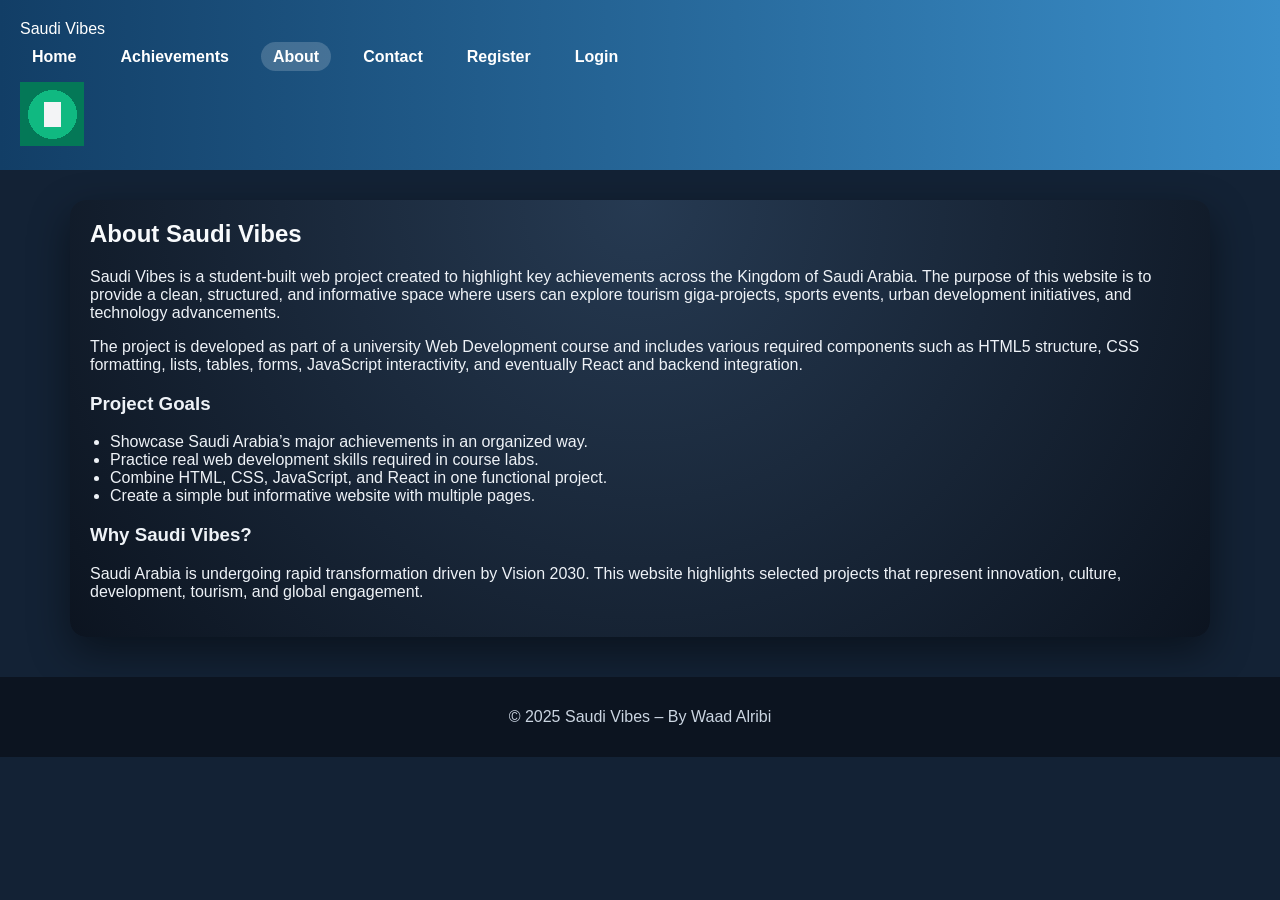
<file: saudi-vibes/about.html>
<!DOCTYPE html>
<html lang="en">
<head>
  <meta charset="UTF-8">
  <title>Saudi Vibes | About</title>
  <meta name="viewport" content="width=device-width, initial-scale=1.0">
  <link rel="stylesheet" href="css/styles.css">
  <link rel="icon" href="images/favicon.png" type="image/png">
</head>
<body>
  <header>
    <div class="header-inner">
      <div class="header-logo">
        <span class="logo-text">Saudi Vibes</span>
      </div>
      <nav>
        <ul>
        <li><a href="index.html">Home</a></li>
        <li><a href="achievements.html">Achievements</a></li>
        <li><a href="about.html" class="active">About</a></li>
        <li><a href="contact.html">Contact</a></li>
        <li><a href="register.html">Register</a></li>
        <li><a href="login.html">Login</a></li>
        </ul>
      </nav>
      <div class="header-icon">
        <img src="images/favicon.png" alt="Saudi Vibes Icon">
      </div>
    </div>
  </header>

  <main>
    <h2>About Saudi Vibes</h2>

    <section>
      <p>
        Saudi Vibes is a student-built web project created to highlight key
        achievements across the Kingdom of Saudi Arabia. The purpose of this
        website is to provide a clean, structured, and informative space
        where users can explore tourism giga-projects, sports events, urban
        development initiatives, and technology advancements.
      </p>

      <p>
        The project is developed as part of a university Web Development
        course and includes various required components such as HTML5
        structure, CSS formatting, lists, tables, forms, JavaScript
        interactivity, and eventually React and backend integration.
      </p>
    </section>

    <section>
      <h3>Project Goals</h3>
      <ul>
        <li>Showcase Saudi Arabia’s major achievements in an organized way.</li>
        <li>Practice real web development skills required in course labs.</li>
        <li>Combine HTML, CSS, JavaScript, and React in one functional project.</li>
        <li>Create a simple but informative website with multiple pages.</li>
      </ul>
    </section>

    <section>
      <h3>Why Saudi Vibes?</h3>
      <p>
        Saudi Arabia is undergoing rapid transformation driven by Vision 2030.
        This website highlights selected projects that represent innovation,
        culture, development, tourism, and global engagement.
      </p>
    </section>
  </main>

  <footer>
    <p>&copy; 2025 Saudi Vibes – By Waad Alribi</p>
  </footer>

  <script src="js/main.js"></script>
</body>
</html>
</file>
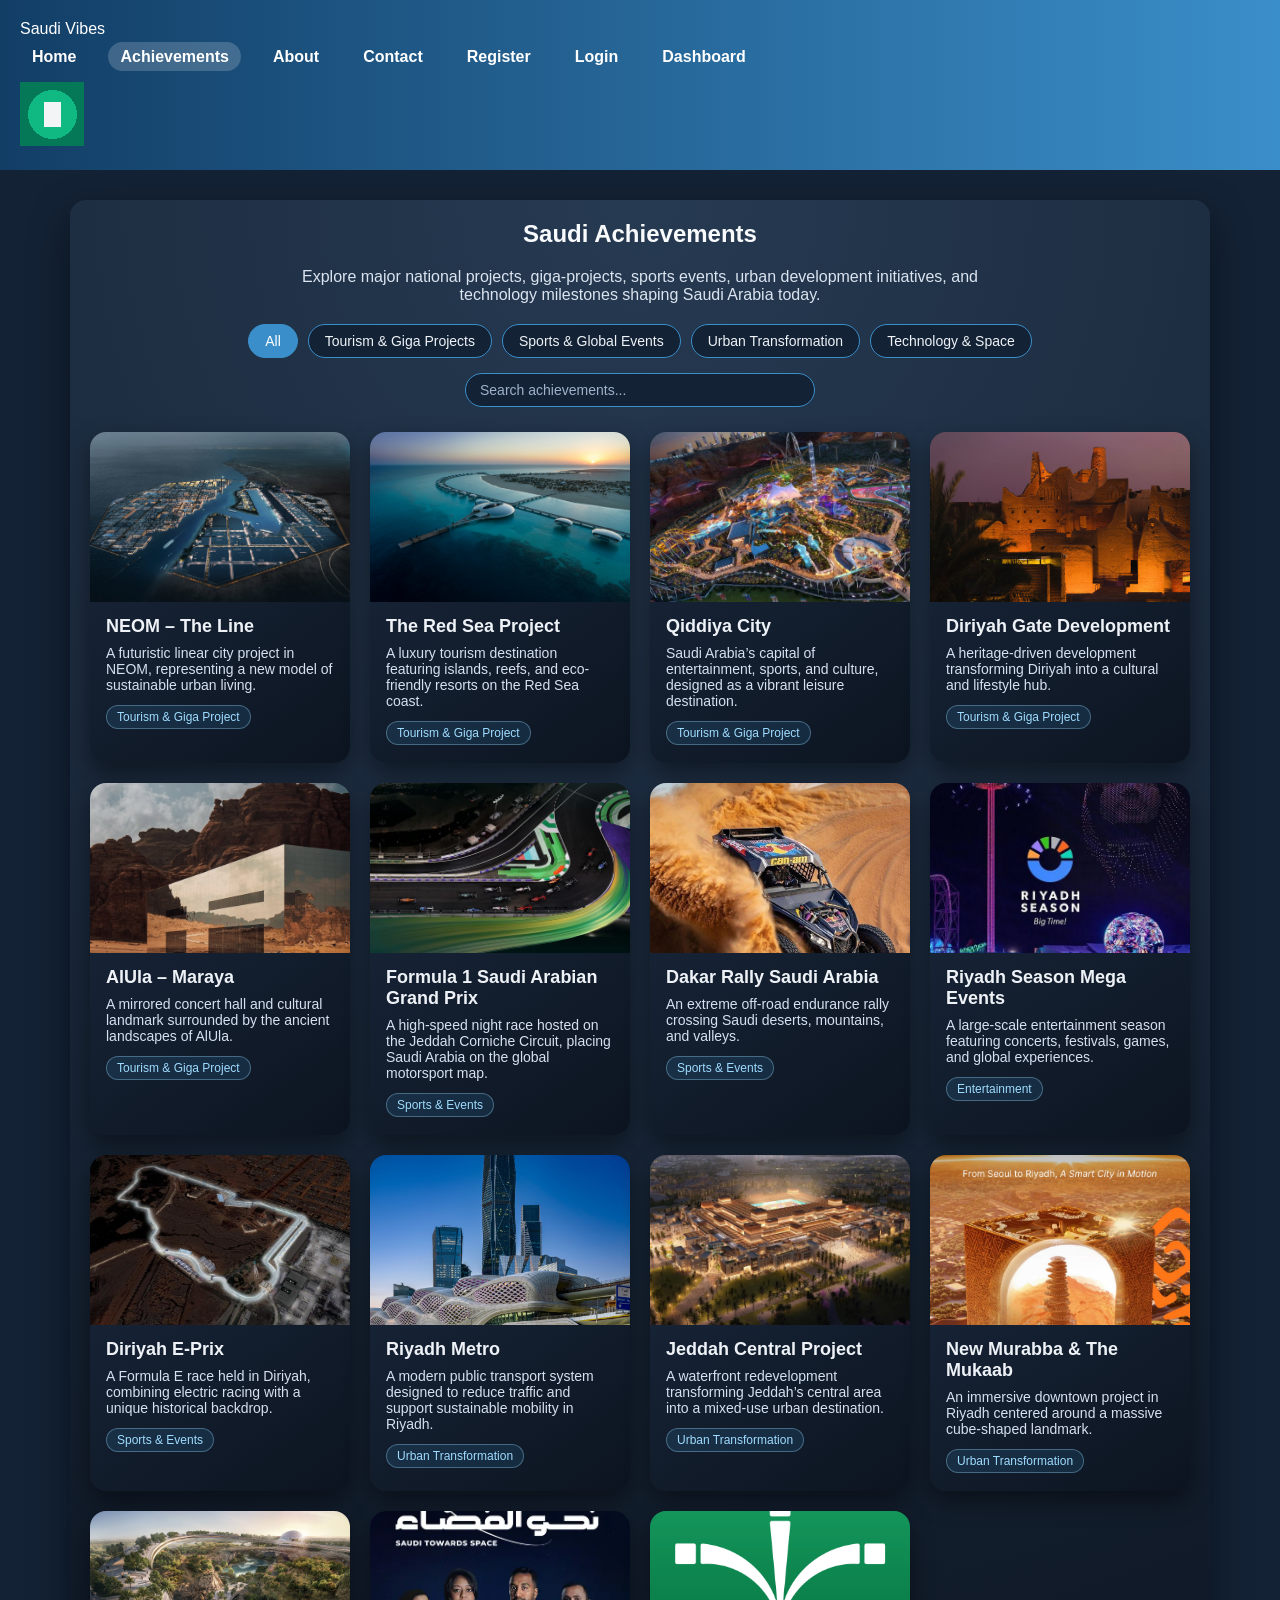
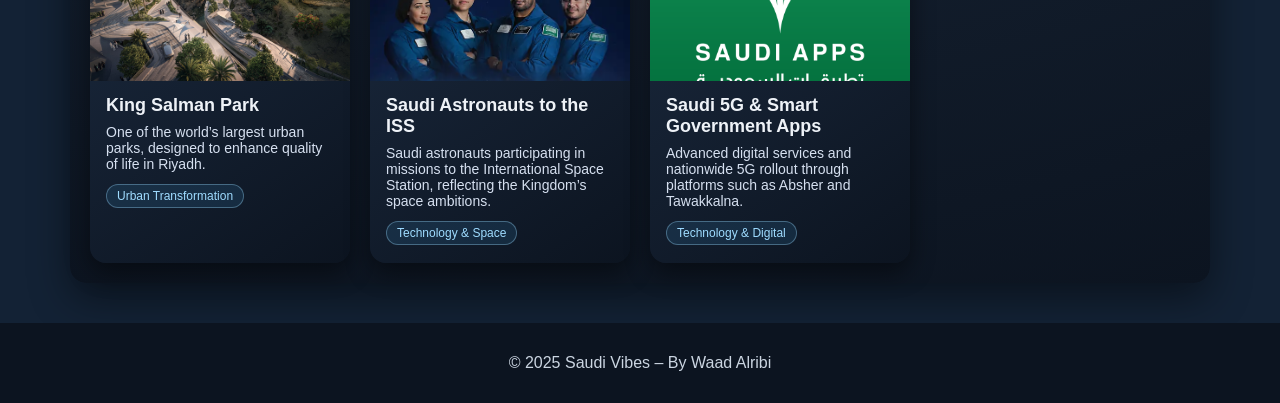
<file: saudi-vibes/achievements.html>
<!DOCTYPE html>
<html lang="en">
<head>
  <meta charset="UTF-8">
  <title>Saudi Vibes | Achievements</title>
  <meta name="viewport" content="width=device-width, initial-scale=1.0">
  <link rel="stylesheet" href="css/styles.css">
  <link rel="icon" href="images/favicon.png" type="image/png">
</head>
<body>
  <header>
    <div class="header-inner">
      <div class="header-logo">
        <span class="logo-text">Saudi Vibes</span>
      </div>
      <nav>
        <ul>
        <li><a href="index.html">Home</a></li>
        <li><a href="achievements.html" class="active">Achievements</a></li>
        <li><a href="about.html">About</a></li>
        <li><a href="contact.html">Contact</a></li>
        <li><a href="register.html">Register</a></li>
        <li><a href="login.html">Login</a></li>
        <li><a href="react-dashboard.html">Dashboard</a></li>
        </ul>
      </nav>
      <div class="header-icon">
        <img src="images/favicon.png" alt="Saudi Vibes Icon">
      </div>
    </div>
  </header>

  <main>
    <section class="achievements-header">
      <h2>Saudi Achievements</h2>
      <p>Explore major national projects, giga-projects, sports events, urban development initiatives, and technology milestones shaping Saudi Arabia today.</p>

      <div class="filters">
        <button class="filter-button active" data-filter="all">All</button>
        <button class="filter-button" data-filter="tourism">Tourism & Giga Projects</button>
        <button class="filter-button" data-filter="sports">Sports & Global Events</button>
        <button class="filter-button" data-filter="urban">Urban Transformation</button>
        <button class="filter-button" data-filter="tech">Technology & Space</button>
      </div>

      <div class="search-box">
        <input type="text" id="search-input" placeholder="Search achievements...">
      </div>
    </section>

    <section class="achievements-grid">
      <article class="achievement-card" data-category="tourism" data-image="images/neom.jpg">
        <img src="images/neom.jpg" alt="NEOM – The Line">
        <div class="card-content">
          <h3>NEOM – The Line</h3>
          <p>A futuristic linear city project in NEOM, representing a new model of sustainable urban living.</p>
          <span class="badge">Tourism & Giga Project</span>
        </div>
      </article>

      <article class="achievement-card" data-category="tourism" data-image="images/red-sea.jpg">
        <img src="images/red-sea.jpg" alt="The Red Sea Project">
        <div class="card-content">
          <h3>The Red Sea Project</h3>
          <p>A luxury tourism destination featuring islands, reefs, and eco-friendly resorts on the Red Sea coast.</p>
          <span class="badge">Tourism & Giga Project</span>
        </div>
      </article>

      <article class="achievement-card" data-category="tourism" data-image="images/qiddiya.jpg">
        <img src="images/qiddiya.jpg" alt="Qiddiya City">
        <div class="card-content">
          <h3>Qiddiya City</h3>
          <p>Saudi Arabia’s capital of entertainment, sports, and culture, designed as a vibrant leisure destination.</p>
          <span class="badge">Tourism & Giga Project</span>
        </div>
      </article>

      <article class="achievement-card" data-category="tourism" data-image="images/diriyah-gate.jpg">
        <img src="images/diriyah-gate.jpg" alt="Diriyah Gate Development">
        <div class="card-content">
          <h3>Diriyah Gate Development</h3>
          <p>A heritage-driven development transforming Diriyah into a cultural and lifestyle hub.</p>
          <span class="badge">Tourism & Giga Project</span>
        </div>
      </article>

      <article class="achievement-card" data-category="tourism" data-image="images/alula-maraya.jpg">
        <img src="images/alula-maraya.jpg" alt="AlUla – Maraya">
        <div class="card-content">
          <h3>AlUla – Maraya</h3>
          <p>A mirrored concert hall and cultural landmark surrounded by the ancient landscapes of AlUla.</p>
          <span class="badge">Tourism & Giga Project</span>
        </div>
      </article>

      <article class="achievement-card" data-category="sports" data-image="images/f1-saudi-gp.jpg">
        <img src="images/f1-saudi-gp.jpg" alt="Formula 1 Saudi Arabian Grand Prix">
        <div class="card-content">
          <h3>Formula 1 Saudi Arabian Grand Prix</h3>
          <p>A high-speed night race hosted on the Jeddah Corniche Circuit, placing Saudi Arabia on the global motorsport map.</p>
          <span class="badge">Sports & Events</span>
        </div>
      </article>

      <article class="achievement-card" data-category="sports" data-image="images/dakar-rally.jpg">
        <img src="images/dakar-rally.jpg" alt="Dakar Rally Saudi Arabia">
        <div class="card-content">
          <h3>Dakar Rally Saudi Arabia</h3>
          <p>An extreme off-road endurance rally crossing Saudi deserts, mountains, and valleys.</p>
          <span class="badge">Sports & Events</span>
        </div>
      </article>

      <article class="achievement-card" data-category="sports" data-image="images/riyadh-season.jpg">
        <img src="images/riyadh-season.jpg" alt="Riyadh Season Mega Events">
        <div class="card-content">
          <h3>Riyadh Season Mega Events</h3>
          <p>A large-scale entertainment season featuring concerts, festivals, games, and global experiences.</p>
          <span class="badge">Entertainment</span>
        </div>
      </article>

      <article class="achievement-card" data-category="sports" data-image="images/diriyah-eprix.jpg">
        <img src="images/diriyah-eprix.jpg" alt="Diriyah E-Prix">
        <div class="card-content">
          <h3>Diriyah E-Prix</h3>
          <p>A Formula E race held in Diriyah, combining electric racing with a unique historical backdrop.</p>
          <span class="badge">Sports & Events</span>
        </div>
      </article>

      <article class="achievement-card" data-category="urban" data-image="images/riyadh-metro.jpg">
        <img src="images/riyadh-metro.jpg" alt="Riyadh Metro">
        <div class="card-content">
          <h3>Riyadh Metro</h3>
          <p>A modern public transport system designed to reduce traffic and support sustainable mobility in Riyadh.</p>
          <span class="badge">Urban Transformation</span>
        </div>
      </article>

      <article class="achievement-card" data-category="urban" data-image="images/jeddah-central.jpg">
        <img src="images/jeddah-central.jpg" alt="Jeddah Central Project">
        <div class="card-content">
          <h3>Jeddah Central Project</h3>
          <p>A waterfront redevelopment transforming Jeddah’s central area into a mixed-use urban destination.</p>
          <span class="badge">Urban Transformation</span>
        </div>
      </article>

      <article class="achievement-card" data-category="urban" data-image="images/new-murabba.jpg">
        <img src="images/new-murabba.jpg" alt="New Murabba & The Mukaab">
        <div class="card-content">
          <h3>New Murabba & The Mukaab</h3>
          <p>An immersive downtown project in Riyadh centered around a massive cube-shaped landmark.</p>
          <span class="badge">Urban Transformation</span>
        </div>
      </article>

      <article class="achievement-card" data-category="urban" data-image="images/king-salman-park.jpg">
        <img src="images/king-salman-park.jpg" alt="King Salman Park">
        <div class="card-content">
          <h3>King Salman Park</h3>
          <p>One of the world’s largest urban parks, designed to enhance quality of life in Riyadh.</p>
          <span class="badge">Urban Transformation</span>
        </div>
      </article>

      <article class="achievement-card" data-category="tech" data-image="images/saudi-astronauts.jpg">
        <img src="images/saudi-astronauts.jpg" alt="Saudi Astronauts to the ISS">
        <div class="card-content">
          <h3>Saudi Astronauts to the ISS</h3>
          <p>Saudi astronauts participating in missions to the International Space Station, reflecting the Kingdom’s space ambitions.</p>
          <span class="badge">Technology & Space</span>
        </div>
      </article>

      <article class="achievement-card" data-category="tech" data-image="images/smart-apps.jpg">
        <img src="images/smart-apps.jpg" alt="Saudi 5G & Smart Government Apps">
        <div class="card-content">
          <h3>Saudi 5G & Smart Government Apps</h3>
          <p>Advanced digital services and nationwide 5G rollout through platforms such as Absher and Tawakkalna.</p>
          <span class="badge">Technology & Digital</span>
        </div>
      </article>
    </section>
  </main>

  <div id="card-modal" class="modal">
    <div class="modal-content">
      <span class="modal-close">&times;</span>
      <img id="modal-image" alt="">
      <h3 id="modal-title"></h3>
      <p id="modal-description"></p>
    </div>
  </div>

  <footer>
    <p>&copy; 2025 Saudi Vibes – By Waad Alribi</p>
  </footer>

  <script src="js/main.js"></script>
</body>
</html>
</file>
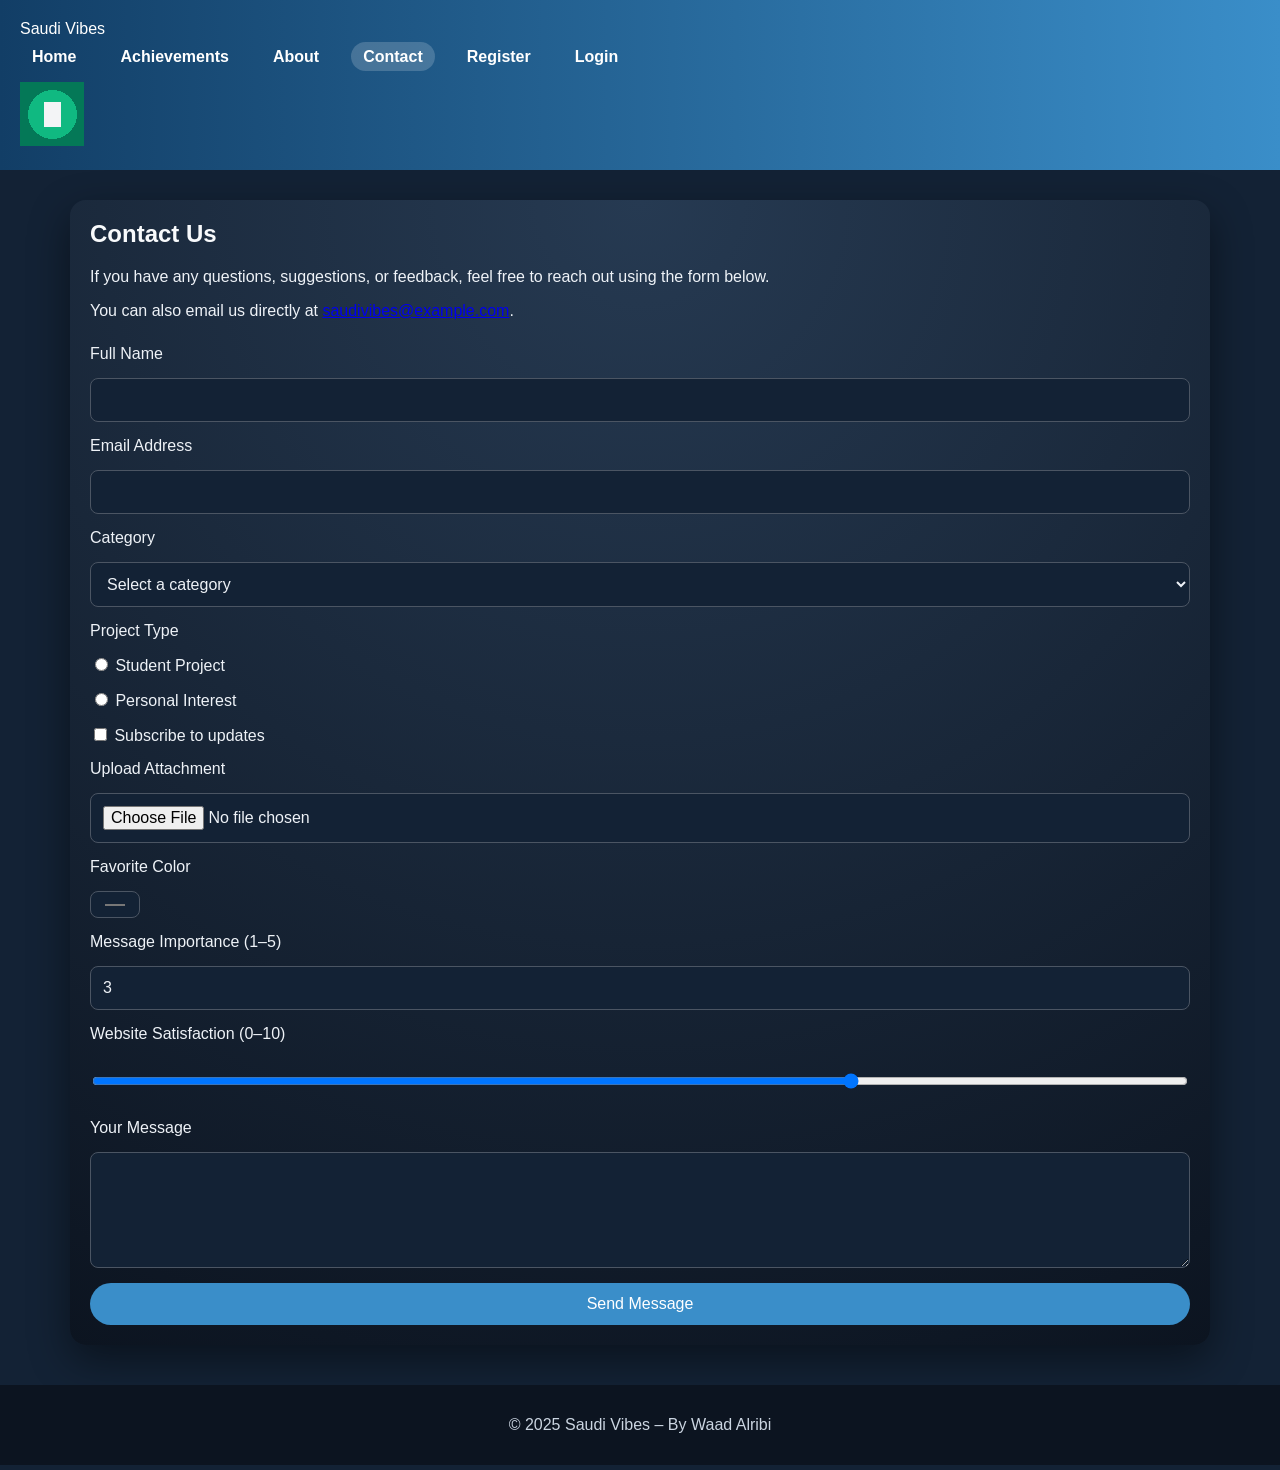
<file: saudi-vibes/contact.html>
<!DOCTYPE html>
<html lang="en">
<head>
  <meta charset="UTF-8">
  <title>Saudi Vibes | Contact</title>
  <meta name="viewport" content="width=device-width, initial-scale=1.0">
  <link rel="stylesheet" href="css/styles.css">
  <link rel="icon" href="images/favicon.png" type="image/png">
</head>
<body>
  <header>
    <div class="header-inner">
      <div class="header-logo">
        <span class="logo-text">Saudi Vibes</span>
      </div>
      <nav>
        <ul>
        <li><a href="index.html">Home</a></li>
        <li><a href="achievements.html">Achievements</a></li>
        <li><a href="about.html">About</a></li>
        <li><a href="contact.html" class="active">Contact</a></li>
        <li><a href="register.html">Register</a></li>
        <li><a href="login.html">Login</a></li>
        </ul>
      </nav>
      <div class="header-icon">
        <img src="images/favicon.png" alt="Saudi Vibes Icon">
      </div>
    </div>
  </header>

  <main>
    <h2>Contact Us</h2>
    <p>If you have any questions, suggestions, or feedback, feel free to reach out using the form below.</p>
    <p>You can also email us directly at
      <a href="mailto:saudivibes@example.com">saudivibes@example.com</a>.
    </p>

    <form action="#" method="post" enctype="multipart/form-data" id="contact-form">
      <label for="name">Full Name</label>
      <input type="text" id="name" name="name" required>

      <label for="email">Email Address</label>
      <input type="email" id="email" name="email" required>

      <label for="department">Category</label>
      <select id="department" name="department" required>
        <option value="">Select a category</option>
        <option value="feedback">General Feedback</option>
        <option value="bug">Report an Issue</option>
        <option value="idea">New Project Idea</option>
        <option value="other">Other</option>
      </select>

      <span>Project Type</span>
      <label>
        <input type="radio" name="projectType" value="student" required>
        Student Project
      </label>
      <label>
        <input type="radio" name="projectType" value="personal">
        Personal Interest
      </label>

      <label>
        <input type="checkbox" name="subscribe" value="yes">
        Subscribe to updates
      </label>

      <label for="attachment">Upload Attachment</label>
      <input type="file" id="attachment" name="attachment">

      <label for="favoriteColor">Favorite Color</label>
      <input type="color" id="favoriteColor" name="favoriteColor" value="#1e8bc3">

      <label for="importance">Message Importance (1–5)</label>
      <input type="number" id="importance" name="importance" min="1" max="5" value="3">

      <label for="satisfaction">Website Satisfaction (0–10)</label>
      <input type="range" id="satisfaction" name="satisfaction" min="0" max="10" value="7">

      <label for="message">Your Message</label>
      <textarea id="message" name="message" rows="5" required></textarea>

      <button type="submit">Send Message</button>
    </form>
  </main>

  <footer>
    <p>&copy; 2025 Saudi Vibes – By Waad Alribi</p>
  </footer>

  <script src="js/main.js"></script>
</body>
</html>
</file>
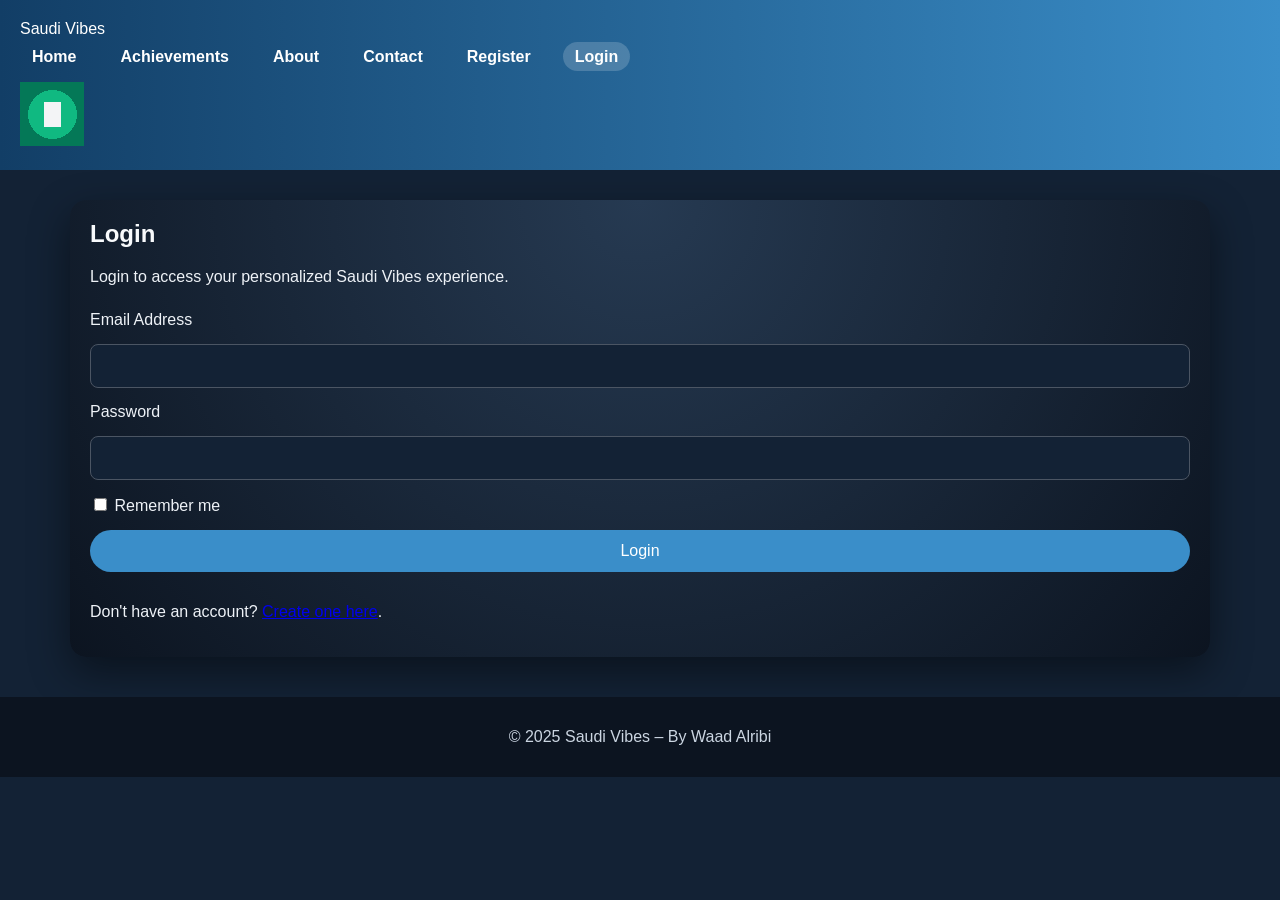
<file: saudi-vibes/login.html>
<!DOCTYPE html>
<html lang="en">
<head>
  <meta charset="UTF-8">
  <title>Saudi Vibes | Login</title>
  <meta name="viewport" content="width=device-width, initial-scale=1.0">
  <link rel="stylesheet" href="css/styles.css">
  <link rel="icon" href="images/favicon.png" type="image/png">
</head>
<body>
  <header>
    <div class="header-inner">
      <div class="header-logo">
        <span class="logo-text">Saudi Vibes</span>
      </div>
      <nav>
        <ul>
        <li><a href="index.html">Home</a></li>
        <li><a href="achievements.html">Achievements</a></li>
        <li><a href="about.html">About</a></li>
        <li><a href="contact.html">Contact</a></li>
        <li><a href="register.html">Register</a></li>
        <li><a href="login.html" class="active">Login</a></li>
        </ul>
      </nav>
      <div class="header-icon">
        <img src="images/favicon.png" alt="Saudi Vibes Icon">
      </div>
    </div>
  </header>

  <main>
    <h2>Login</h2>
    <p>Login to access your personalized Saudi Vibes experience.</p>

    <form action="backend/login.php" method="post" id="login-form">
      <label for="login-email">Email Address</label>
      <input type="email" id="login-email" name="login-email" required>

      <label for="login-password">Password</label>
      <input type="password" id="login-password" name="login-password" required>

      <label>
        <input type="checkbox" id="remember-me" name="remember-me">
        Remember me
      </label>

      <button type="submit">Login</button>

      <p>Don't have an account? <a href="register.html">Create one here</a>.</p>
    </form>
  </main>

  <footer>
    <p>&copy; 2025 Saudi Vibes – By Waad Alribi</p>
  </footer>

  <script src="js/main.js"></script>
</body>
</html>
</file>
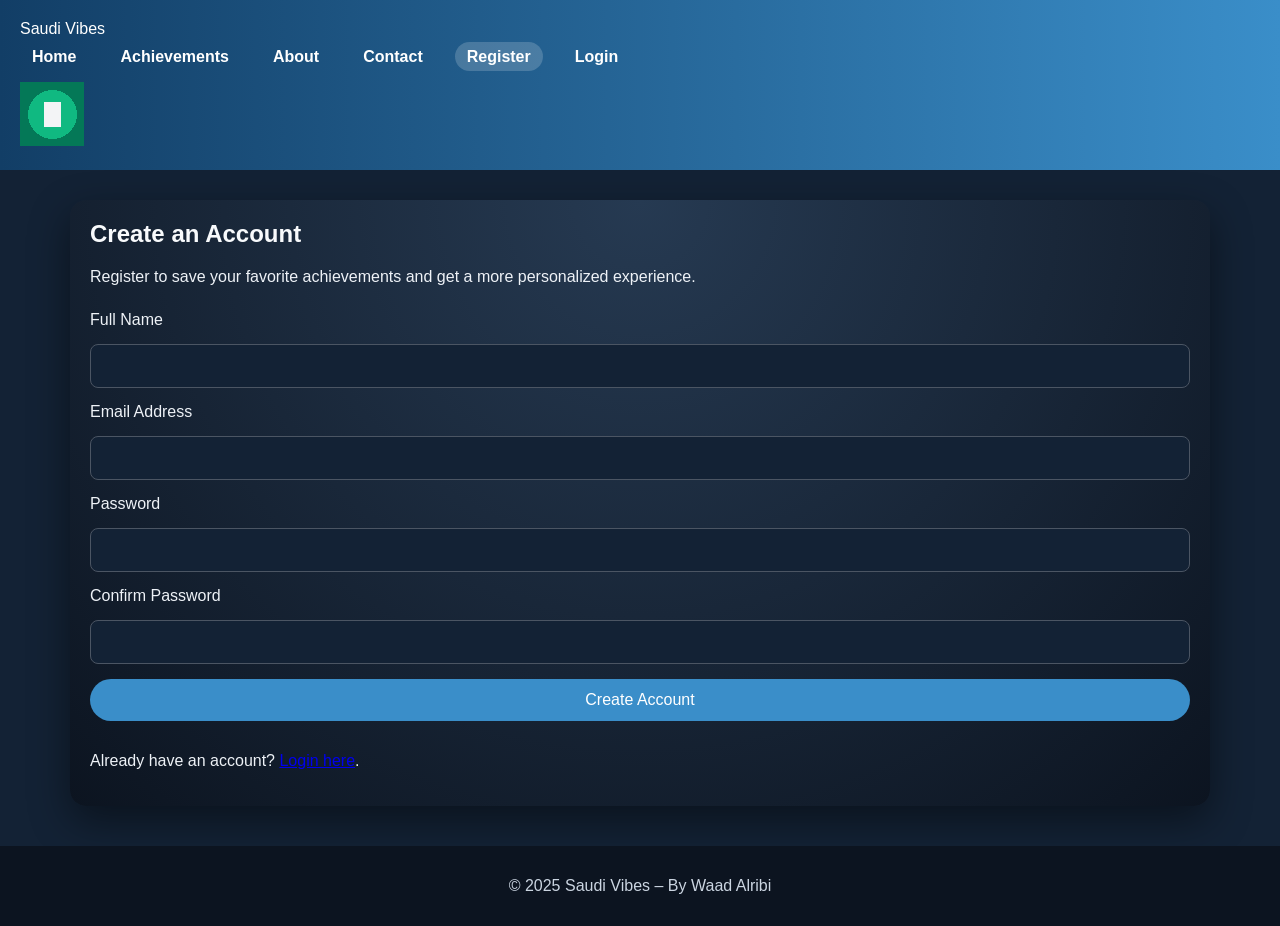
<file: saudi-vibes/register.html>
<!DOCTYPE html>
<html lang="en">
<head>
  <meta charset="UTF-8">
  <title>Saudi Vibes | Register</title>
  <meta name="viewport" content="width=device-width, initial-scale=1.0">
  <link rel="stylesheet" href="css/styles.css">
  <link rel="icon" href="images/favicon.png" type="image/png">
</head>
<body>
  <header>
    <div class="header-inner">
      <div class="header-logo">
        <span class="logo-text">Saudi Vibes</span>
      </div>
      <nav>
        <ul>
        <li><a href="index.html">Home</a></li>
        <li><a href="achievements.html">Achievements</a></li>
        <li><a href="about.html">About</a></li>
        <li><a href="contact.html">Contact</a></li>
        <li><a href="register.html" class="active">Register</a></li>
        <li><a href="login.html">Login</a></li>
        </ul>
      </nav>
      <div class="header-icon">
        <img src="images/favicon.png" alt="Saudi Vibes Icon">
      </div>
    </div>
  </header>

  <main>
    <h2>Create an Account</h2>
    <p>Register to save your favorite achievements and get a more personalized experience.</p>

    <form action="backend/register.php" method="post" id="register-form">
      <label for="reg-name">Full Name</label>
      <input type="text" id="reg-name" name="reg-name" required>

      <label for="reg-email">Email Address</label>
      <input type="email" id="reg-email" name="reg-email" required>

      <label for="reg-password">Password</label>
      <input type="password" id="reg-password" name="reg-password" required>

      <label for="reg-confirm-password">Confirm Password</label>
      <input type="password" id="reg-confirm-password" name="reg-confirm-password" required>

      <button type="submit">Create Account</button>

      <p>Already have an account? <a href="login.html">Login here</a>.</p>
    </form>
  </main>

  <footer>
    <p>&copy; 2025 Saudi Vibes – By Waad Alribi</p>
  </footer>

  <script src="js/main.js"></script>
</body>
</html>
</file>
<file: saudi-vibes/css/styles.css>
body {
  margin: 0;
  font-family: Arial, sans-serif;
  background-color: #132235; /* أفتح شوي */
  color: #eef2f7;
}

header {
  background: linear-gradient(90deg, #123e66, #3a8ec9); /* أهدى */
  color: white;
  padding: 20px;
}

header h1 {
  margin: 0;
}

nav ul {
  list-style: none;
  padding: 0;
  margin-top: 10px;
  display: flex;
  gap: 20px;
  flex-wrap: wrap;
}

nav ul li a {
  color: white;
  text-decoration: none;
  font-weight: bold;
  padding: 6px 12px;
  border-radius: 20px;
  transition: background-color 0.2s ease, transform 0.2s ease;
}

nav ul li a:hover,
nav ul li a.active {
  background-color: rgba(255, 255, 255, 0.18);
  transform: translateY(-1px);
}

main {
  max-width: 1100px;
  margin: 30px auto;
  padding: 20px;
  background: radial-gradient(circle at top, #263a52, #0c1420);
  border-radius: 16px;
  box-shadow: 0 15px 40px rgba(0, 0, 0, 0.45);
}

h2 {
  margin-top: 0;
  color: #f8fafc;
}

h3 {
  color: #eef2f7;
}

ul {
  padding-left: 20px;
}

table {
  width: 100%;
  border-collapse: collapse;
  margin-top: 20px;
}

table caption {
  margin-bottom: 10px;
  font-weight: bold;
}

table th,
table td {
  border: 1px solid #4b5563;
  padding: 10px;
  text-align: left;
}

table th {
  background-color: #123e66;
  color: white;
}

table tr:nth-child(even) {
  background-color: #1b2a3f;
}

form {
  margin-top: 25px;
  display: flex;
  flex-direction: column;
  gap: 15px;
}

input,
textarea,
select {
  padding: 12px;
  border: 1px solid #4b5563;
  border-radius: 8px;
  font-size: 16px;
  background-color: #132235;
  color: #eef2f7;
}

input:focus,
textarea:focus,
select:focus {
  outline: none;
  border-color: #3a8ec9;
  box-shadow: 0 0 0 2px rgba(58, 142, 201, 0.35);
}

button {
  background-color: #3a8ec9;
  color: white;
  padding: 12px;
  font-size: 16px;
  border: none;
  cursor: pointer;
  border-radius: 25px;
  transition: background-color 0.2s ease, transform 0.2s ease;
}

button:hover {
  background-color: #123e66;
  transform: translateY(-1px);
}

footer {
  text-align: center;
  padding: 15px;
  background-color: #0c1420;
  color: #cbd5e1;
  margin-top: 40px;
}

.achievements-header {
  text-align: center;
  margin-bottom: 25px;
}

.achievements-header p {
  max-width: 700px;
  margin: 10px auto 20px;
  color: #dbe4f0;
}

.filters {
  display: flex;
  flex-wrap: wrap;
  justify-content: center;
  gap: 10px;
}

.filter-button {
  background-color: #132235;
  border: 1px solid #3a8ec9;
  color: #eef2f7;
  padding: 8px 16px;
  border-radius: 20px;
  cursor: pointer;
  font-size: 14px;
  transition: background-color 0.2s ease, color 0.2s ease, transform 0.2s ease, box-shadow 0.2s ease;
}

.filter-button:hover {
  background-color: #3a8ec9;
  color: #fff;
  transform: translateY(-1px);
  box-shadow: 0 6px 16px rgba(0, 0, 0, 0.35);
}

.filter-button.active {
  background-color: #3a8ec9;
  color: #fff;
}

.search-box {
  margin-top: 15px;
  display: flex;
  justify-content: center;
}

#search-input {
  width: 100%;
  max-width: 320px;
  padding: 8px 14px;
  border-radius: 999px;
  border: 1px solid #3a8ec9;
  background-color: #132235;
  color: #eef2f7;
  font-size: 14px;
}

#search-input::placeholder {
  color: #9fb2c9;
}

.achievements-grid {
  margin-top: 20px;
  display: grid;
  grid-template-columns: repeat(auto-fit, minmax(240px, 1fr));
  gap: 20px;
}

.achievement-card {
  background: linear-gradient(145deg, #1b2a3f, #0c1420);
  border-radius: 16px;
  overflow: hidden;
  box-shadow: 0 10px 25px rgba(0, 0, 0, 0.45);
  cursor: pointer;
  transform: translateY(0);
  transition: transform 0.2s ease, box-shadow 0.2s ease;
}

.achievement-card img {
  width: 100%;
  height: 170px;
  object-fit: cover;
  display: block;
}

.card-content {
  padding: 14px 16px 18px;
}

.card-content h3 {
  margin: 0 0 8px;
  font-size: 18px;
}

.card-content p {
  margin: 0 0 12px;
  font-size: 14px;
  color: #d6e0f0;
}

.badge {
  display: inline-block;
  font-size: 12px;
  padding: 4px 10px;
  border-radius: 999px;
  background-color: rgba(58, 142, 201, 0.16);
  color: #9fdcff;
  border: 1px solid rgba(159, 220, 255, 0.35);
}

.achievement-card:hover {
  transform: translateY(-5px);
  box-shadow: 0 20px 45px rgba(0, 0, 0, 0.6);
}

.modal {
  position: fixed;
  inset: 0;
  background-color: rgba(0, 0, 0, 0.75);
  display: none;
  justify-content: center;
  align-items: center;
  padding: 20px;
  z-index: 1000;
}

.modal-content {
  background: radial-gradient(circle at top, #263a52, #0c1420);
  border-radius: 18px;
  max-width: 700px;
  width: 100%;
  padding: 20px 20px 24px;
  position: relative;
  box-shadow: 0 20px 50px rgba(0, 0, 0, 0.6);
}

.modal-close {
  position: absolute;
  top: 14px;
  right: 16px;
  font-size: 26px;
  cursor: pointer;
  color: #eef2f7;
}

.modal img {
  width: 100%;
  max-height: 320px;
  object-fit: cover;
  border-radius: 12px;
  margin-bottom: 16px;
}

.modal h3 {
  margin: 0 0 10px;
}

.modal p {
  margin: 0;
  color: #dbe4f0;
}

@media (max-width: 600px) {
  main {
    margin: 15px;
    padding: 16px;
  }

  header {
    padding: 16px;
  }

  nav ul {
    gap: 10px;
  }

  .modal-content {
    padding: 16px;
  }
}
</file>
